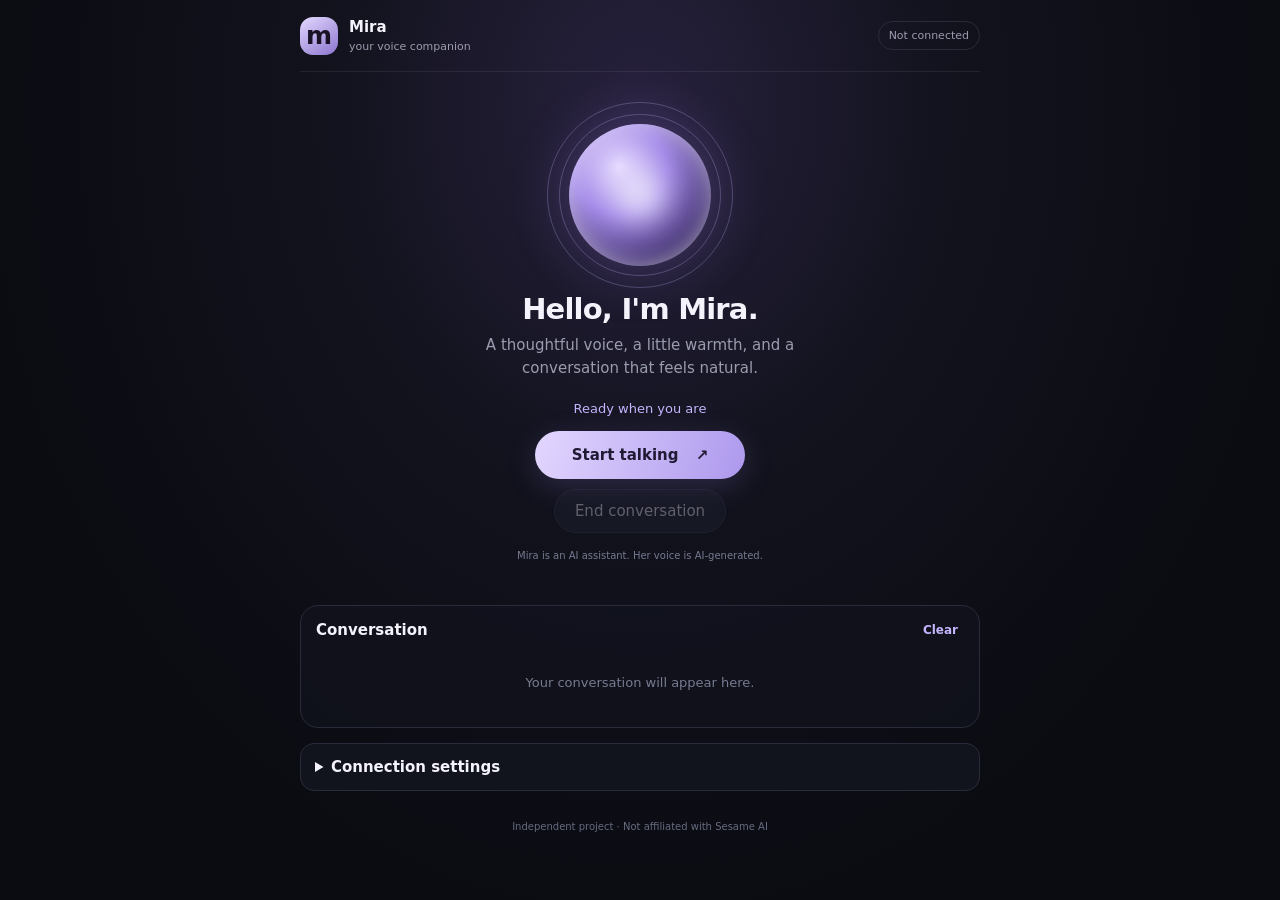
<file: app/src/main/assets/index.html>
<!doctype html>
<html lang="en">
<head>
<meta charset="utf-8"><meta name="viewport" content="width=device-width,initial-scale=1,viewport-fit=cover">
<meta name="theme-color" content="#0b0c12"><title>Mira — Voice Assistant</title>
<link rel="stylesheet" href="style.css">
</head>
<body>
<main class="app">
<header class="top"><div class="brand"><div class="brand-mark">m</div><div><b>Mira</b><small>your voice companion</small></div></div><span id="status" class="status">Not connected</span></header>
<section class="hero">
<div class="orb-wrap"><div class="orb" id="orb"><div class="orb-core"></div></div></div>
<h1>Hello, I'm Mira.</h1><p class="sub">A thoughtful voice, a little warmth, and a conversation that feels natural.</p>
<div id="stateText" class="state-text">Ready when you are</div>
<button id="startBtn" class="primary">Start talking <span>↗</span></button>
<button id="stopBtn" class="secondary" disabled>End conversation</button>
<p class="disclosure">Mira is an AI assistant. Her voice is AI-generated.</p>
</section>
<section class="conversation"><div class="section-heading"><span>Conversation</span><button id="clearBtn" class="text-btn">Clear</button></div>
<div id="messages" class="messages"><div class="empty">Your conversation will appear here.</div></div></section>
<details class="settings"><summary>Connection settings</summary>
<label>Backend URL<input id="apiUrl" type="url" placeholder="https://your-backend.example.com"></label>
<label>App access code<input id="accessCode" type="password" placeholder="Set by your backend administrator"></label>
<button id="saveSettings" class="secondary small">Save settings</button>
<p class="hint">Your OpenAI API key must stay on the backend. Never paste it into this app.</p></details>
<footer>Independent project · Not affiliated with Sesame AI</footer>
</main>
<audio id="remoteAudio" autoplay playsinline></audio>
<script src="config.js"></script><script src="app.js"></script>
</body></html>
</file>
<file: app/src/main/assets/style.css>
:root{color-scheme:dark;--bg:#0b0c12;--muted:#9a9caf;--text:#f4f2fb;--accent:#c4b5fd;--line:#292b3b}
*{box-sizing:border-box}body{margin:0;background:radial-gradient(ellipse at 50% 12%,#27213d 0,#11121c 36%,var(--bg) 72%);color:var(--text);font:15px system-ui,-apple-system,Segoe UI,sans-serif;min-height:100vh}
.app{max-width:720px;margin:auto;padding:env(safe-area-inset-top) 20px calc(24px + env(safe-area-inset-bottom))}
.top{height:72px;display:flex;align-items:center;justify-content:space-between;border-bottom:1px solid #ffffff12}.brand{display:flex;align-items:center;gap:11px}.brand-mark{width:38px;height:38px;border-radius:13px;background:linear-gradient(145deg,#e4d9ff,#8b75ce);color:#171324;display:grid;place-items:center;font-size:25px;font-weight:800}.brand b{display:block}.brand small{color:var(--muted);font-size:11px}.status{font-size:11px;color:var(--muted);border:1px solid var(--line);padding:7px 10px;border-radius:20px}
.hero{text-align:center;padding:34px 0 22px}.orb-wrap{height:178px;display:grid;place-items:center}.orb{width:142px;height:142px;border-radius:50%;display:grid;place-items:center;background:radial-gradient(circle at 35% 30%,#e5d9ff,#a48be8 35%,#4c3a7d 70%,#211a39);box-shadow:0 0 60px #9b7ce955,inset 0 0 22px #fff8;transition:transform .3s}.orb:before,.orb:after{content:"";position:absolute;width:160px;height:160px;border:1px solid #c9b7ff44;border-radius:50%;animation:pulse 3s infinite}.orb:after{width:184px;height:184px;animation-delay:1.2s}.orb-core{width:48px;height:48px;border-radius:50%;background:#fff9;filter:blur(13px)}.orb.active{transform:scale(1.08);animation:breathe 1.5s infinite}.orb.speaking{animation:breathe .8s infinite}
@keyframes pulse{0%{transform:scale(.85);opacity:.7}100%{transform:scale(1.25);opacity:0}}@keyframes breathe{50%{transform:scale(1.1)}}
h1{font-size:29px;letter-spacing:-.8px;margin:8px 0}.sub{color:var(--muted);max-width:360px;margin:0 auto;line-height:1.5}.state-text{color:var(--accent);font-size:13px;margin:22px 0 15px}
button{font:inherit;cursor:pointer;border:0}.primary{background:linear-gradient(110deg,#e3d7ff,#ad98ed);color:#211a34;border-radius:30px;padding:15px 24px;font-weight:700;min-width:210px;box-shadow:0 8px 30px #9c80e533}.primary span{margin-left:12px}.secondary{display:block;margin:10px auto;background:#222435;color:var(--text);border:1px solid #3a3d52;border-radius:24px;padding:12px 20px}.secondary:disabled{opacity:.35}.disclosure{font-size:10px;color:#777b91;margin-top:17px}
.conversation{margin-top:12px;background:#11131dba;border:1px solid var(--line);border-radius:18px;padding:15px}.section-heading{display:flex;justify-content:space-between;font-weight:650}.text-btn{background:none;color:var(--accent);font-size:12px}.messages{display:flex;flex-direction:column;gap:10px;margin-top:14px;max-height:280px;overflow:auto}.empty{color:#777b91;text-align:center;padding:22px 0;font-size:13px}.bubble{max-width:90%;padding:11px 13px;border-radius:14px;line-height:1.45;white-space:pre-wrap;overflow-wrap:anywhere}.bubble.user{align-self:flex-end;background:#29233e}.bubble.assistant{align-self:flex-start;background:#202332}.bubble small{display:block;color:#aaa5bf;font-size:10px;margin-bottom:4px}
.settings{margin:15px 0;background:#11131d;border:1px solid var(--line);border-radius:14px;padding:14px}.settings summary{cursor:pointer;font-weight:600}.settings label{display:block;color:var(--muted);font-size:12px;margin-top:13px}.settings input{display:block;width:100%;margin-top:6px;background:#090a10;border:1px solid #34374a;color:white;border-radius:9px;padding:12px;font:inherit;font-size:13px}.small{margin:12px 0 0;padding:9px 15px}.hint{font-size:11px;color:#85899c;line-height:1.5}footer{text-align:center;color:#666b80;font-size:10px;padding:15px}
</file>
